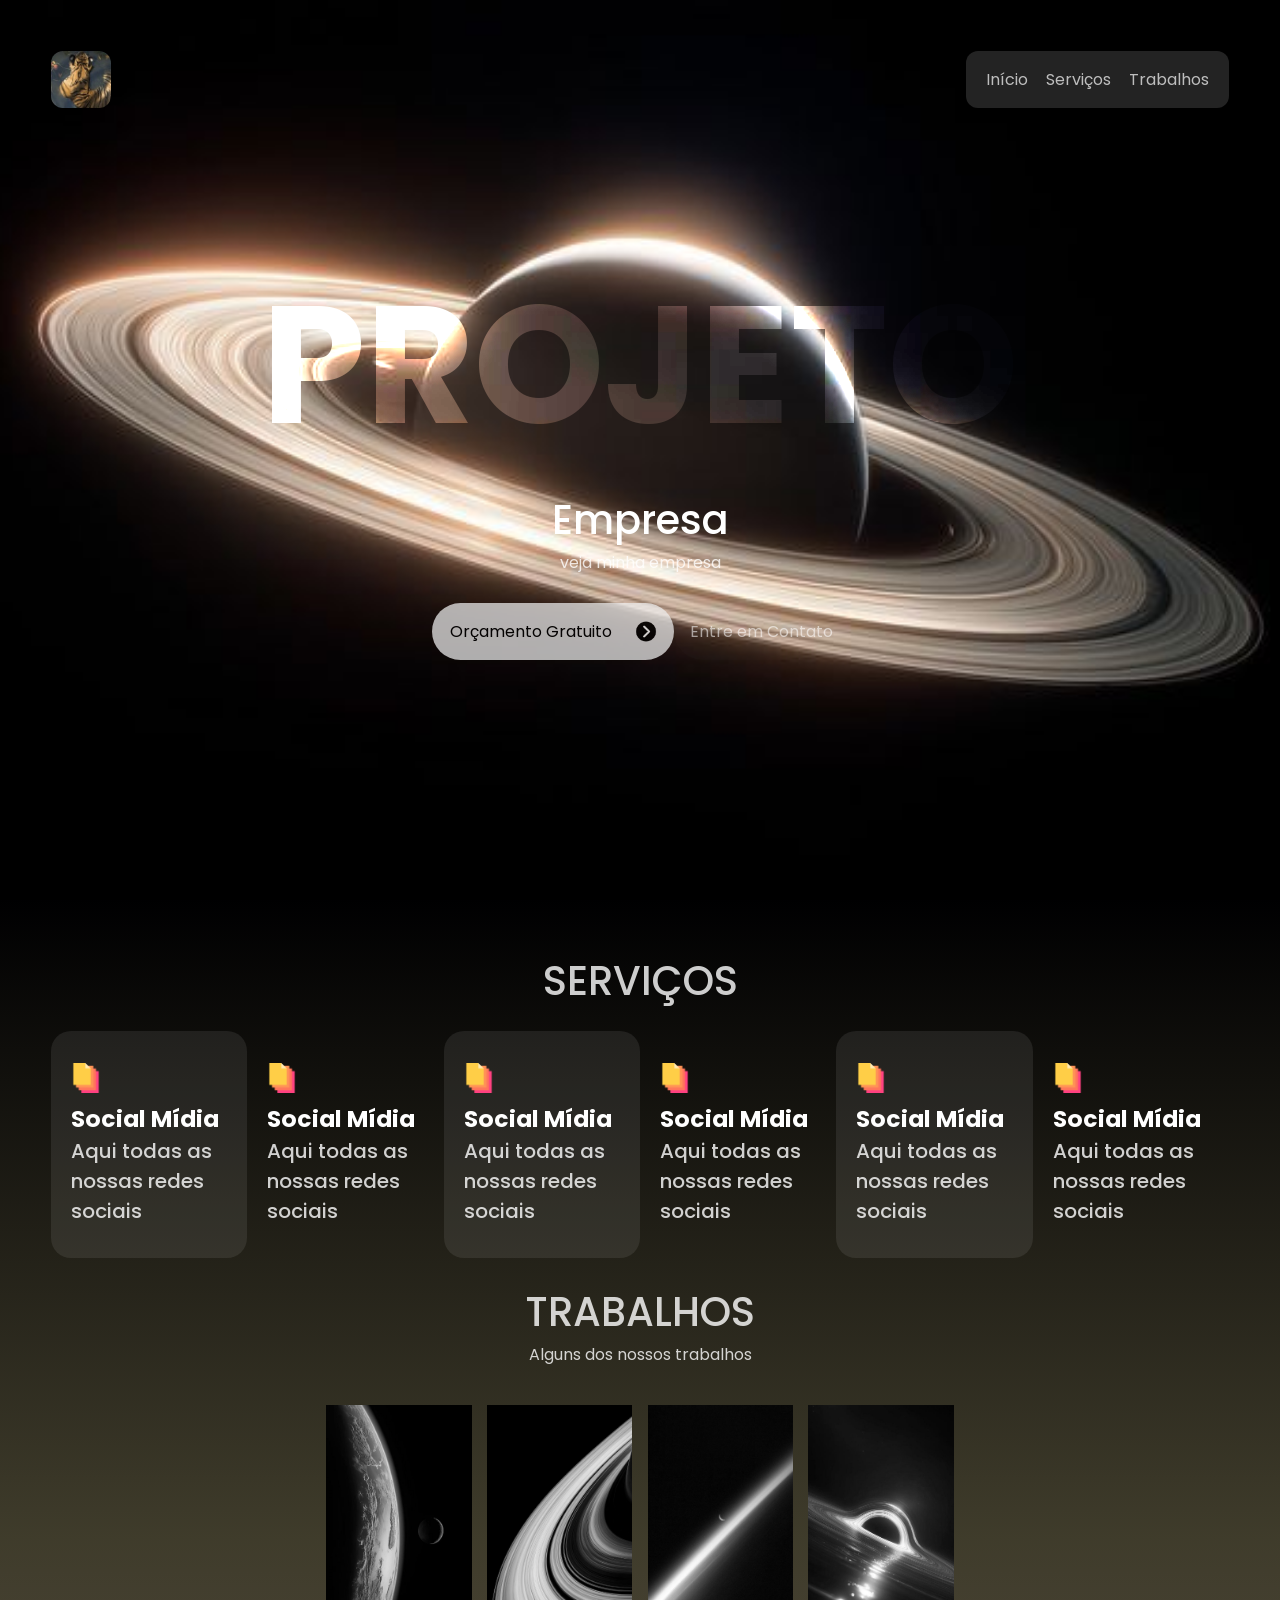
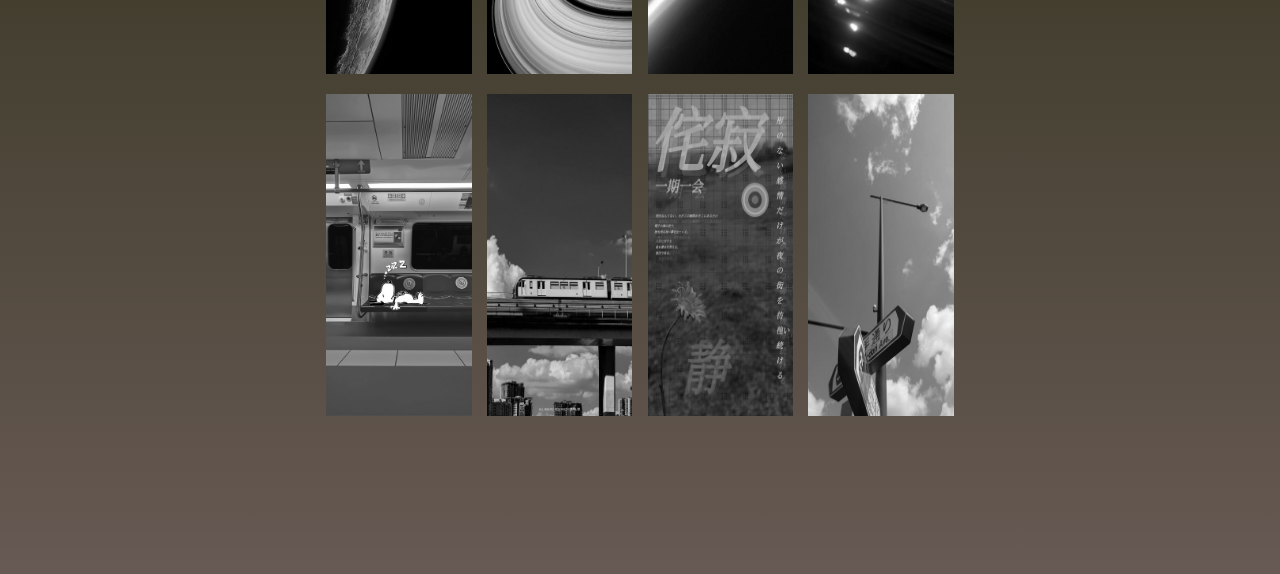
<file: index.html>
<!DOCTYPE html>
<html lang="pt-br">
<head>
  <meta charset="UTF-8">
  <meta name="viewport" content="width=device-width, initial-scale=1">
  <link rel="preconnect" href="https://fonts.googleapis.com">
  <link rel="preconnect" href="https://fonts.gstatic.com" crossorigin>
  <link href="https://fonts.googleapis.com/css2?family=Poppins:ital,wght@0,100;0,200;0,300;0,400;0,500;0,600;0,700;0,800;0,900;1,100;1,200;1,300;1,400;1,500;1,600;1,700;1,800;1,900&display=swap" rel="stylesheet">  
  <title>Primeiro site</title>
  <link rel="stylesheet" href="style.css">
</head>

<body>
  <header>
   <img class="Logotipo" src="logotip.jpg" alt="logotipo do site">
    <nav>
     <ul>
      <li><a href="#inicio">Início</a></li>
      <li><a href="#servicos">Serviços</a></li>
      <li><a href="#trabalhos">Trabalhos</a></li>
     </ul>
    </nav>
  </header>
  
<!-- SEÇÃO 1 -->
  <section class="secao1" id="inicio">
    <h2>PROJETO</h2>
    <div class="conteudoPrincipal">
      <h1> Empresa </h1>
      <p>veja minha empresa</p>
      <div class="divBotao">
        <button class="botaoPrimario">
          Orçamento Gratuito<img class="botaoImagem"src="botão.png" botao="">
          <button class="botaoSecundario"><a href="https://www.instagram.com/davidcruz.221?exln=bWlxMXRmdDNmamI5">Entre em Contato</a></button>
        </button>
      </div>
    </div>
  </section>
  
  <!-- SEÇÃO 2 -->
  <section class="secao2" id="servicos">
    <h2 class="tituloSecao"> SERVIÇOS </h2>
    <div class="divCards">
      <div class="card branco">
        <img src="pagina-em-branco.png" alt="" />
        <h3> Social Mídia</h3>
        <p> Aqui todas as nossas redes sociais</p>
      </div>
      <div class="card">
        <img src="pagina-em-branco.png" alt="" />
        <h3> Social Mídia</h3>
        <p> Aqui todas as nossas redes sociais</p>
      </div>
      <div class="card branco">
        <img src="pagina-em-branco.png" alt="" />
        <h3> Social Mídia</h3>
        <p> Aqui todas as nossas redes sociais</p>
      </div>
      <div class="card">
        <img src="pagina-em-branco.png" alt="" />
        <h3> Social Mídia</h3>
        <p> Aqui todas as nossas redes sociais</p>
      </div>
      <div class="card branco">
        <img src="pagina-em-branco.png" alt="" />
        <h3> Social Mídia</h3>
        <p> Aqui todas as nossas redes sociais</p>
      </div>
      <div class="card">
        <img src="pagina-em-branco.png" alt="" />
        <h3> Social Mídia</h3>
        <p> Aqui todas as nossas redes sociais</p>
      </div>
    </div>
    
    <!-- SEÇÃO TRABALHOS -->
    <h2 class="tituloSecao" id="trabalhos">TRABALHOS</h2>
    <p>Alguns dos nossos trabalhos</p>
      <div class="divImagens">
        <img src="terra.jpg" alt="terra">
        <img src="aneis.jpg" alt="aneis">
        <img src="espaço.jpg" alt="espaço">
        <img src="buraconegro.jpg" alt="buraco negro">
        <img src="hat.jpg" alt="">
        <img src="witcher.jpg" alt="">
        <img src="5d0335cea34ad7fe83a1ad135317e8f0.jpg" alt="">
        <img src="wallpaper.jpg" alt="">
      </div>
  </section>
</body>
</html>
</file>
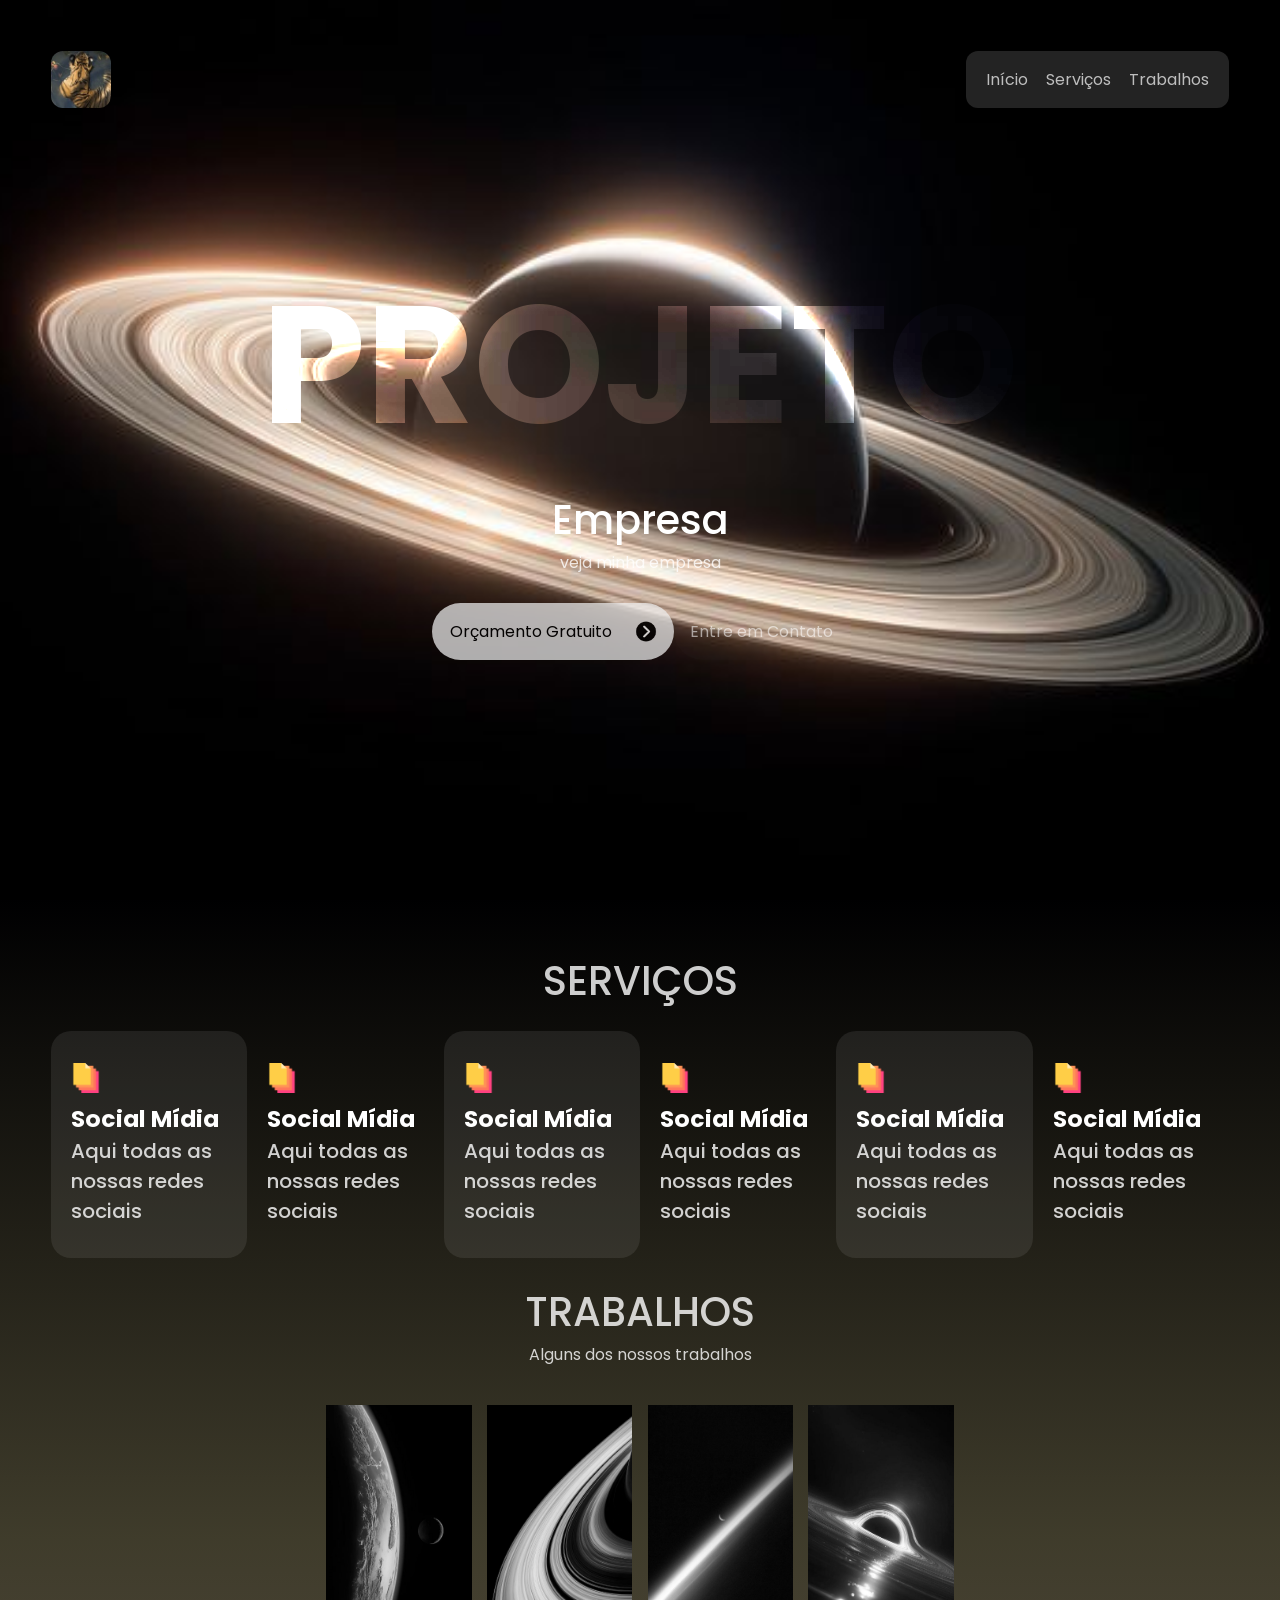
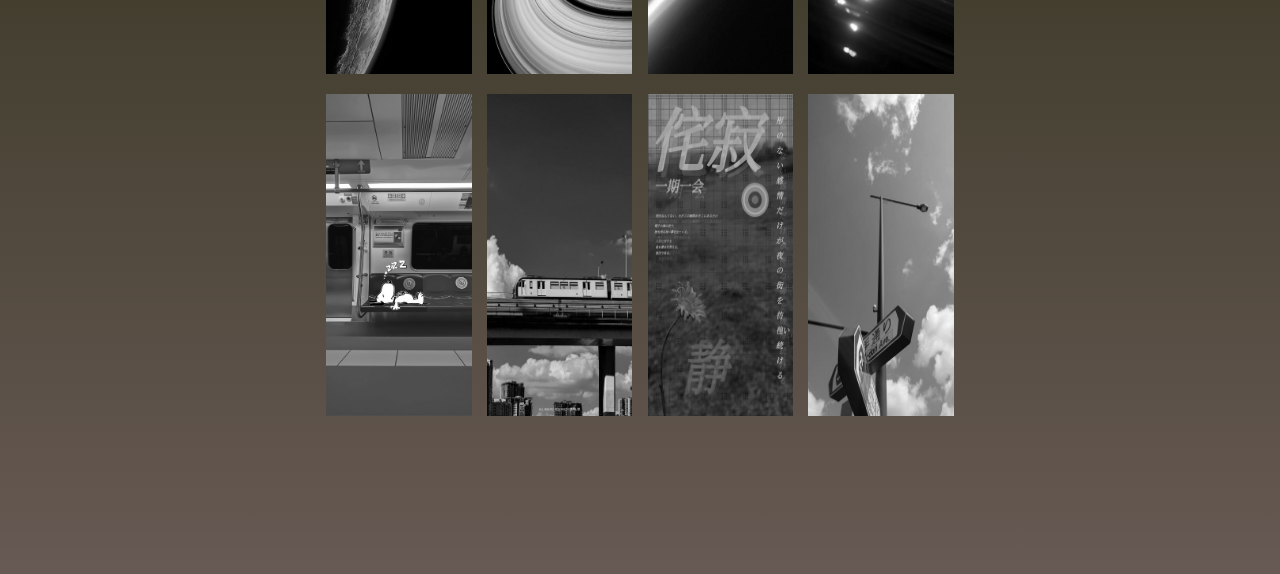
<file: index (3).html>
<!DOCTYPE html>
<html lang="pt-br">
<head>
  <meta charset="UTF-8">
  <meta name="viewport" content="width=device-width, initial-scale=1">
  <link rel="preconnect" href="https://fonts.googleapis.com">
  <link rel="preconnect" href="https://fonts.gstatic.com" crossorigin>
  <link href="https://fonts.googleapis.com/css2?family=Poppins:ital,wght@0,100;0,200;0,300;0,400;0,500;0,600;0,700;0,800;0,900;1,100;1,200;1,300;1,400;1,500;1,600;1,700;1,800;1,900&display=swap" rel="stylesheet">  
  <title>Primeiro site</title>
  <link rel="stylesheet" href="style.css">
</head>

<body>
  <header>
   <img class="Logotipo" src="/logotip.jpg" alt="logotipo do site">
    <nav>
     <ul>
      <li><a href="#inicio">Início</a></li>
      <li><a href="#servicos">Serviços</a></li>
      <li><a href="#trabalhos">Trabalhos</a></li>
     </ul>
    </nav>
  </header>
  
<!-- SEÇÃO 1 -->
  <section class="secao1" id="inicio">
    <h2>PROJETO</h2>
    <div class="conteudoPrincipal">
      <h1> Empresa </h1>
      <p>veja minha empresa</p>
      <div class="divBotao">
        <button class="botaoPrimario">
          Orçamento Gratuito<img class="botaoImagem"src="/botão.png" botao="">
          <button class="botaoSecundario"><a href="https://www.instagram.com/davidcruz.221?exln=bWlxMXRmdDNmamI5">Entre em Contato</a></button>
        </button>
      </div>
    </div>
  </section>
  
  <!-- SEÇÃO 2 -->
  <section class="secao2" id="servicos">
    <h2 class="tituloSecao"> SERVIÇOS </h2>
    <div class="divCards">
      <div class="card branco">
        <img src="/pagina-em-branco.png" alt="" />
        <h3> Social Mídia</h3>
        <p> Aqui todas as nossas redes sociais</p>
      </div>
      <div class="card">
        <img src="/pagina-em-branco.png" alt="" />
        <h3> Social Mídia</h3>
        <p> Aqui todas as nossas redes sociais</p>
      </div>
      <div class="card branco">
        <img src="/pagina-em-branco.png" alt="" />
        <h3> Social Mídia</h3>
        <p> Aqui todas as nossas redes sociais</p>
      </div>
      <div class="card">
        <img src="/pagina-em-branco.png" alt="" />
        <h3> Social Mídia</h3>
        <p> Aqui todas as nossas redes sociais</p>
      </div>
      <div class="card branco">
        <img src="/pagina-em-branco.png" alt="" />
        <h3> Social Mídia</h3>
        <p> Aqui todas as nossas redes sociais</p>
      </div>
      <div class="card">
        <img src="/pagina-em-branco.png" alt="" />
        <h3> Social Mídia</h3>
        <p> Aqui todas as nossas redes sociais</p>
      </div>
    </div>
    
    <!-- SEÇÃO TRABALHOS -->
    <h2 class="tituloSecao" id="trabalhos">TRABALHOS</h2>
    <p>Alguns dos nossos trabalhos</p>
      <div class="divImagens">
        <img src="/terra.jpg" alt="terra">
        <img src="/aneis.jpg" alt="aneis">
        <img src="/espaço.jpg" alt="espaço">
        <img src="/buraconegro.jpg" alt="buraco negro">
        <img src="/hat.jpg" alt="">
        <img src="/witcher.jpg" alt="">
        <img src="/5d0335cea34ad7fe83a1ad135317e8f0.jpg" alt="">
        <img src="/wallpaper.jpg" alt="">
      </div>
  </section>
</body>
</html>
</file>
<file: style.css>
* {
 margin: 0;
 padding: 0;
 box-sizing: border-box;
}

body {
 background: #030013;
 color: white;
 font-family: "Poppins";
}

button {
 font-family: "Poppins";
 display: flex;
 justify-items: center;
 align-items: center;
 border-radius: 40px;
 border: none;
 outline: none;
 font-size: 16px;
 opacity: 0.8;
 transition: all .3s;
 
}
button:hover{
opacity: 1; 
}

p {
 opacity: 0.8;
}

header {
 width: 100%;
 display: flex;
 padding: 4%;
 justify-content: space-between;
 align-items: center;
 position: fixed;
 z-index: 999;
 
 ul {
  display: flex;
  gap: 18px;
  list-style-type: none;
  background: #6C6C6C54;
  padding: 16px 20px;
  border-radius: 12px;
  backdrop-filter: blur(20px);
 }
}

.Logotipo {
 width: 60px;
 border-radius: 12px;
}

section {
 width: 100%;
 display:flex;
 flex-direction: column;
 padding: 4%;
}

.secao1 {
 background-image: url(saturn.jpg);
 background-size: cover;
 background-position: center;
 height: 100vh;
 justify-content: center;
 align-items: center;
 
 h2 {
 font-size: 13vw;
 color: #878787;
 mix-blend-mode: color-dodge;
 }
  
}

.conteudoPrincipal {
 display: flex;
 flex-direction: column;
 align-items: center;
 justify-content: center;
}

h1 {
 text-align: center;
 font-size: 40px;
 font-weight: 500;
}

.divBotao {
 display: flex;
 margin-top: 28px;
}

.botaoPrimario {
 background-color: #EEEEEEE8;
 display: flex;
 gap: 12px;
 padding: 6px 6px 6px 18px;
 
 img {
 width: 44px;
 }
}

.botaoSecundario {
 padding: 16px;
 color: #FFFFFFDB;
 background-color: #EEEEEE04
}

.tituloSecao {
 font-size: 40px;
 font-weight: 500;
 z-index: 90;
 opacity: .8;
}

.secao2 {
 width: 100%;
 align-items: center;
 position: relative;
}

.secao2:before {
 content: "";
 width: 100%;
 height: 100%;
 background: linear-gradient(#000000F0, #E0DC6B45, #827165C9);
 position: absolute;
 top: 0;
 left: 0;
}

.divCards {
 display: flex;
 flex-wrap: wrap;
 z-index: 800;
 img{
  width: 30px;
 }
 margin-bottom: 20px;
}
.card {
 width: 32%;
 padding: 32px 20px;
 gap: 8px;
 font-size: 20px;
 font-weight: 500;
 flex-grow: 1;
 flex-basis: 150px;
 margin: 20px 0px 4px;
}

.branco{
 background-color: #FFFFFF15;
 border-radius: 20px;
}

.divImagens{
 display: flex;
 flex-wrap: wrap;
 margin: 32px 0px 100px;
 gap: 8px .5%;
 
 img{
  width: 80px;
  max-width: 400px;
  padding: 6px;
  transition: all .3s;
  filter: saturate(0);
  flex-grow: 1;
  flex-basis: 150px;
  &:hover{
   filter: saturate(1);
  }
 }
}

a{
 color: white;
 opacity: 0.7;
 text-decoration: none;
 
 &:hover {
  opacity: 1;
  transition: all .3s;
 }
}

html{
 scroll-behavior: smooth;
}

@media (min-width: 768px){
 .divImagens img{
 flex: 1 1 calc(25% - 12px)
 }
 .divCards {
  flex 1 1 calc(25% - 12px)
 }
   }
</file>
